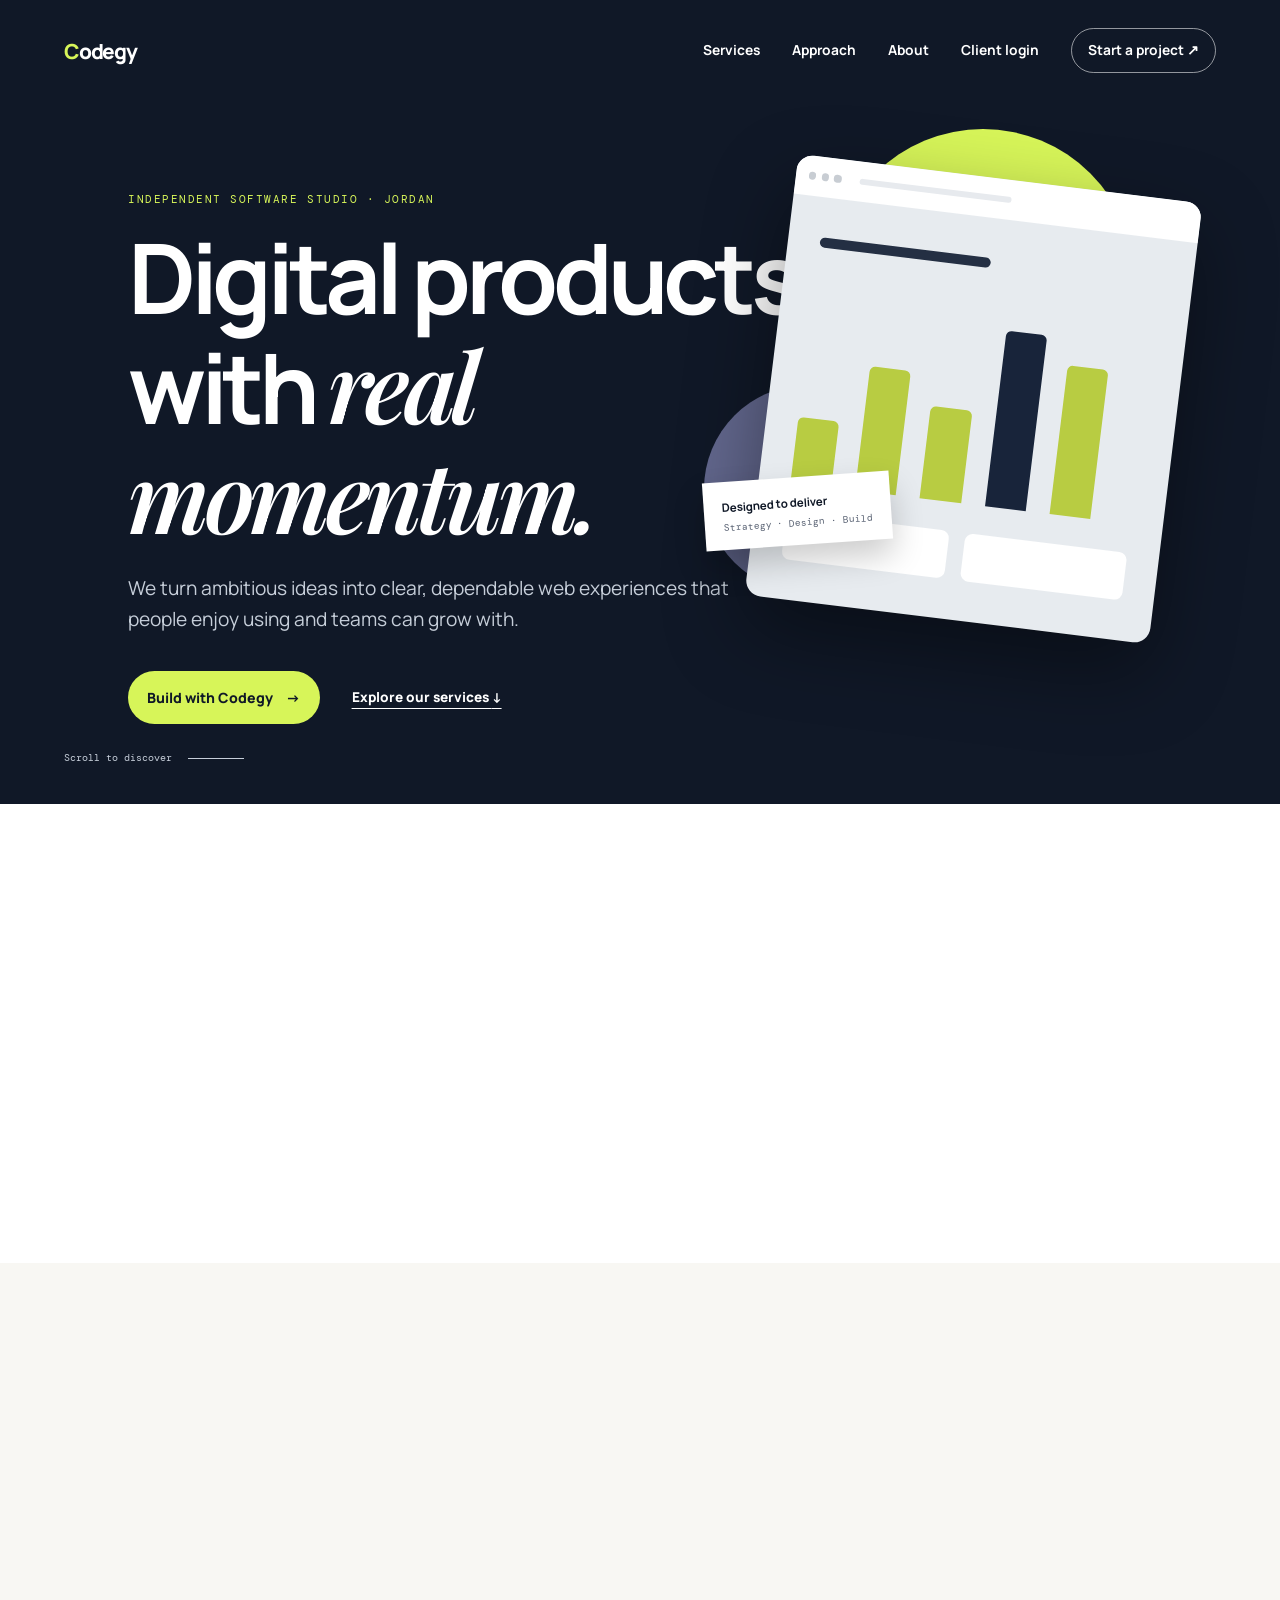
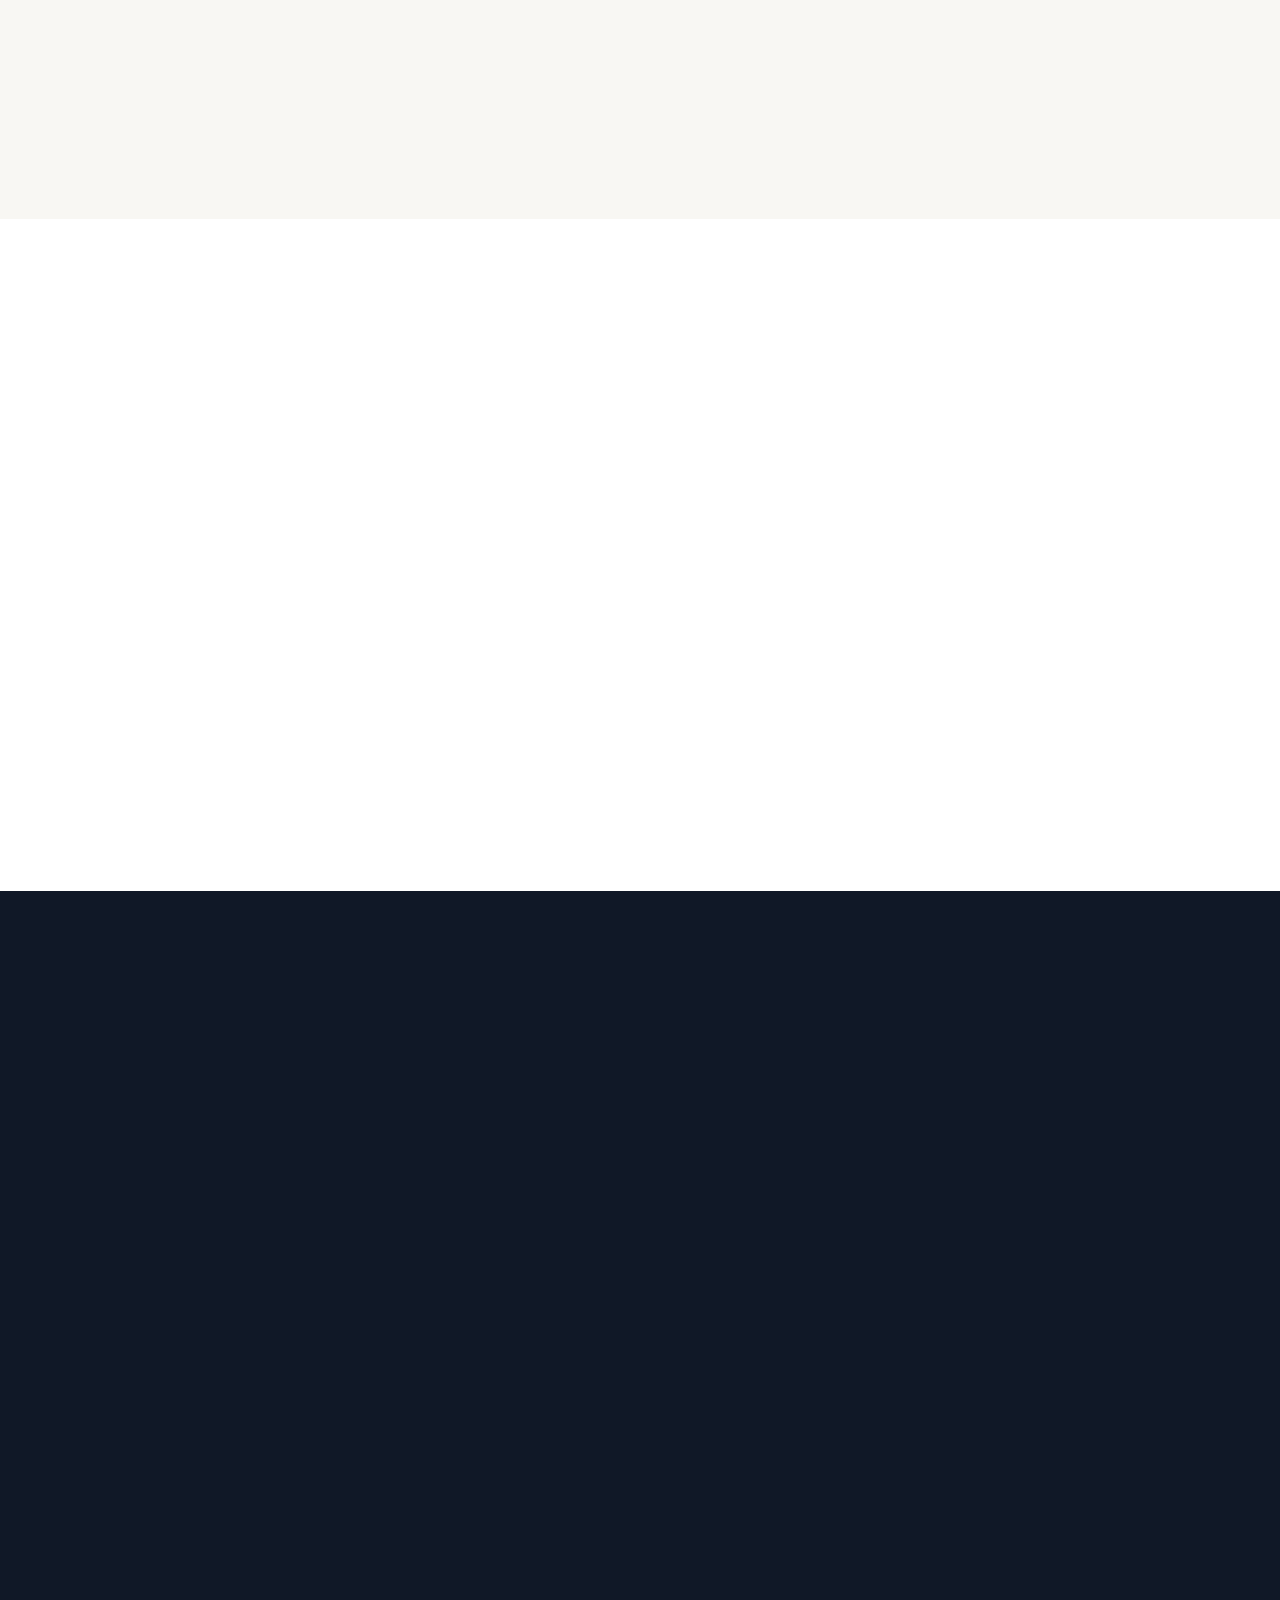
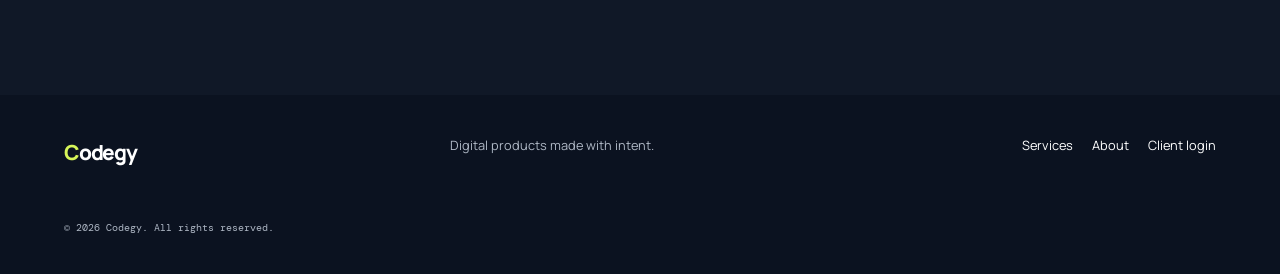
<file: index.html>
<!doctype html>
<html lang="en">
<head>
  <meta charset="utf-8"><meta name="viewport" content="width=device-width, initial-scale=1">
  <meta http-equiv="refresh" content="0; url=index2.html">
  <title>Codegy</title>
</head>
<body>
  <p>Opening <a href="index2.html">Codegy</a>…</p>
</body>
</html>
</file>
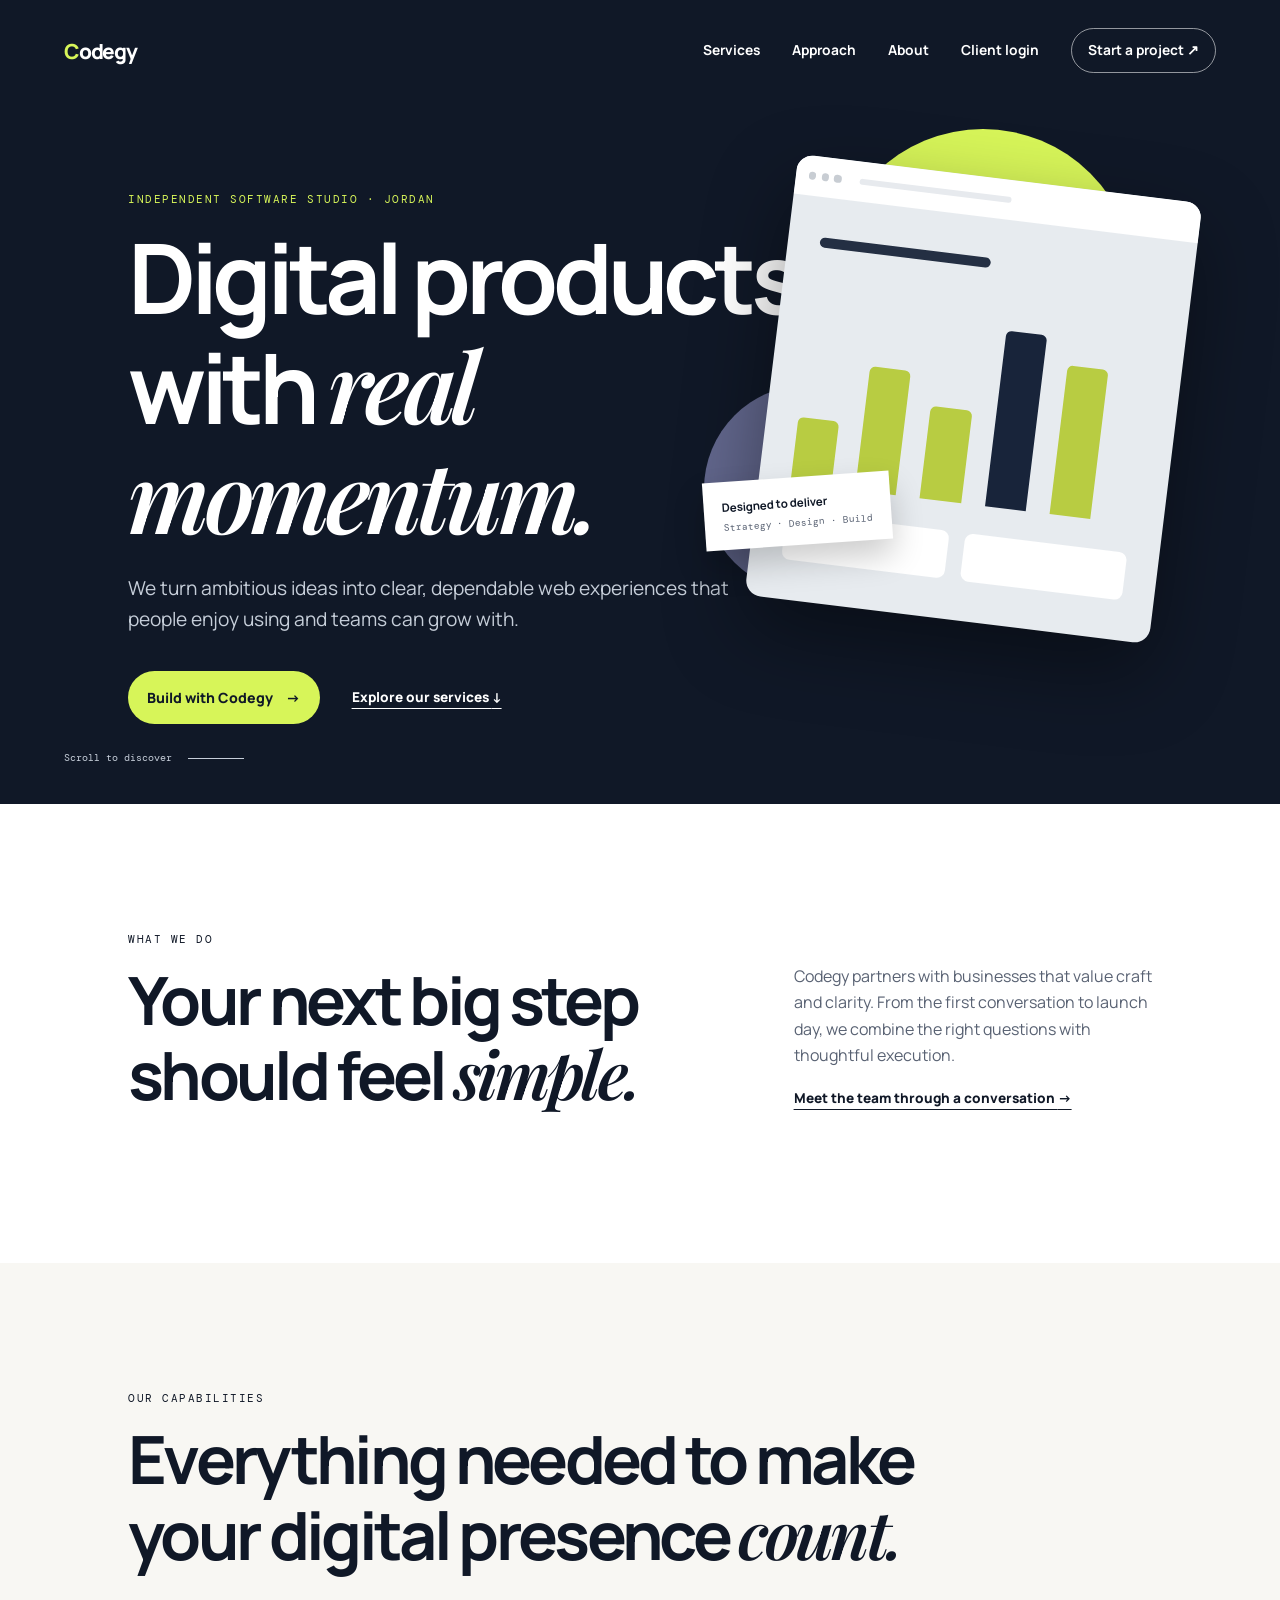
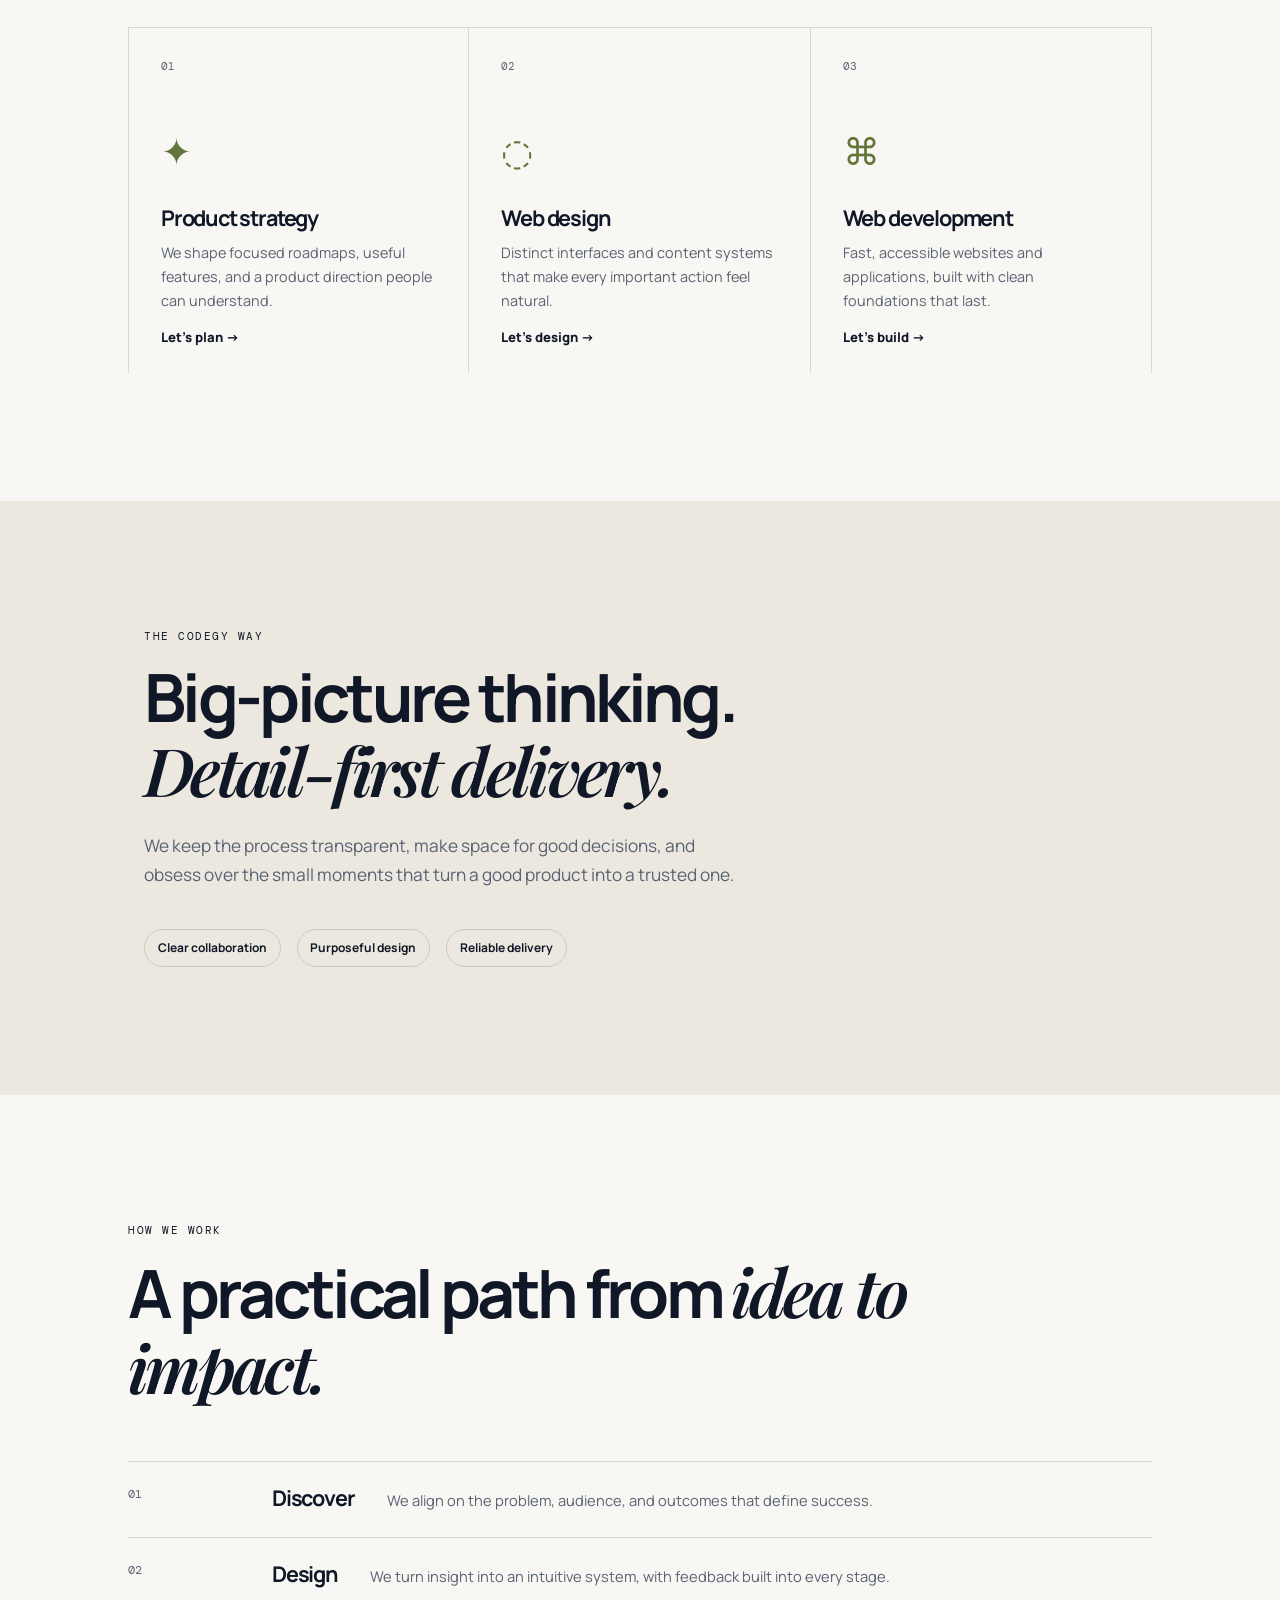
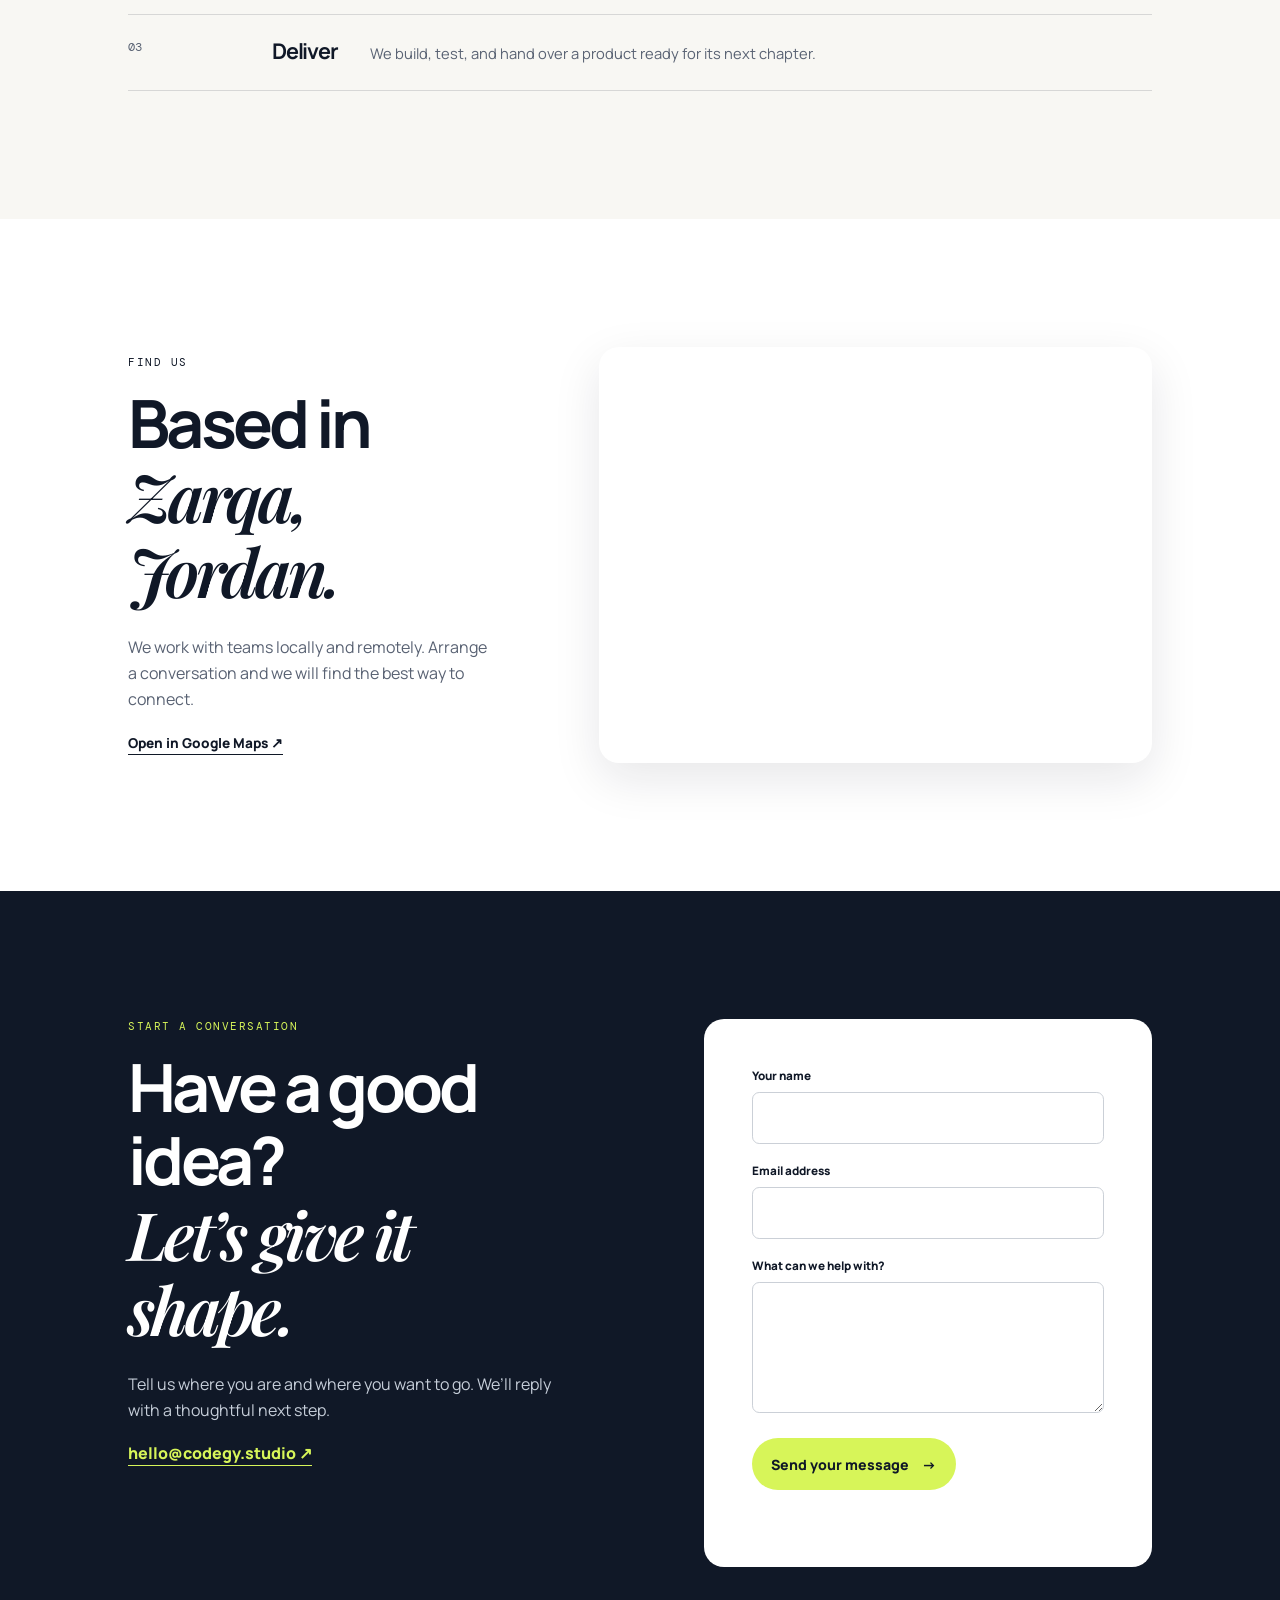
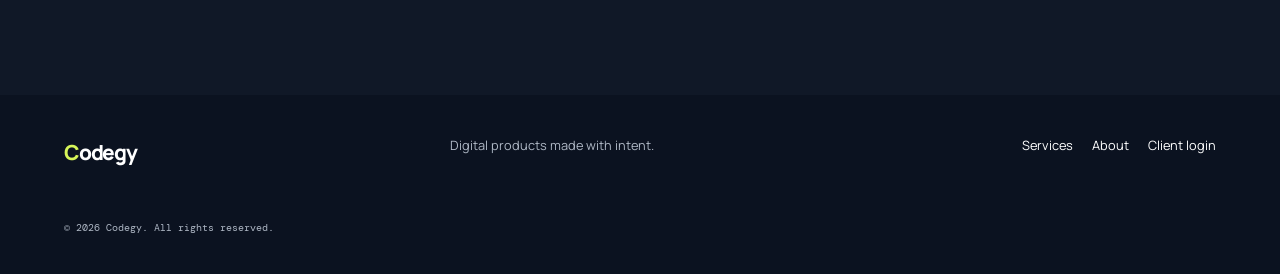
<file: index2.html>
<!doctype html>
<html lang="en">
<head>
  <meta charset="utf-8"><meta name="viewport" content="width=device-width, initial-scale=1">
  <meta name="description" content="Codegy is a software studio that designs focused websites, web applications, and digital products for growing teams.">
  <meta name="theme-color" content="#101827">
  <meta property="og:title" content="Codegy — Digital products built to move business forward"><meta property="og:description" content="Strategy, design, and development for clear, useful digital experiences."><meta property="og:type" content="website">
  <title>Codegy | Websites &amp; Digital Products</title><link rel="icon" href="favicon.ico"><link rel="stylesheet" href="index2.css"><script defer src="js/site.js"></script>
</head>
<body>
  <a class="skip-link" href="#main">Skip to content</a>
  <header class="site-header">
    <a class="brand" href="index2.html" aria-label="Codegy home"><span>C</span>odegy</a>
    <button class="menu-toggle" type="button" aria-expanded="false" aria-controls="primary-nav"><span></span><span></span><span></span><span class="sr-only">Open menu</span></button>
    <nav id="primary-nav" class="primary-nav" aria-label="Primary navigation"><a href="#services">Services</a><a href="#approach">Approach</a><a href="#about">About</a><a href="login.html">Client login</a><a href="#contact" class="nav-cta">Start a project <span aria-hidden="true">↗</span></a></nav>
  </header>
  <main id="main">
    <section class="hero" aria-labelledby="hero-title">
      <div class="hero-copy reveal"><p class="eyebrow">Independent software studio · Jordan</p><h1 id="hero-title">Digital products with <em>real momentum.</em></h1><p class="hero-lede">We turn ambitious ideas into clear, dependable web experiences that people enjoy using and teams can grow with.</p><div class="hero-actions"><a class="button button-primary" href="#contact">Build with Codegy <span aria-hidden="true">→</span></a><a class="text-link" href="#services">Explore our services <span aria-hidden="true">↓</span></a></div></div>
      <div class="hero-art" aria-hidden="true"><div class="orb orb-one"></div><div class="orb orb-two"></div><div class="browser-card"><div class="browser-bar"><i></i><i></i><i></i><b></b></div><div class="browser-body"><div class="chart-title"></div><div class="chart"><span></span><span></span><span></span><span></span><span></span></div><div class="stat-row"><div></div><div></div></div></div></div><div class="floating-note"><strong>Designed to deliver</strong><span>Strategy · Design · Build</span></div></div>
      <p class="hero-scroll">Scroll to discover <span></span></p>
    </section>
    <section class="intro section" id="about" aria-labelledby="intro-title"><p class="eyebrow reveal">What we do</p><div class="intro-grid"><h2 id="intro-title" class="reveal">Your next big step should feel <em>simple.</em></h2><div class="reveal"><p>Codegy partners with businesses that value craft and clarity. From the first conversation to launch day, we combine the right questions with thoughtful execution.</p><a class="text-link" href="#contact">Meet the team through a conversation <span aria-hidden="true">→</span></a></div></div></section>
    <section class="services section" id="services" aria-labelledby="services-title"><div class="section-heading reveal"><p class="eyebrow">Our capabilities</p><h2 id="services-title">Everything needed to make your digital presence <em>count.</em></h2></div><div class="service-grid">
      <article class="service-card reveal"><span class="service-number">01</span><div class="service-icon">✦</div><h3>Product strategy</h3><p>We shape focused roadmaps, useful features, and a product direction people can understand.</p><a href="#contact">Let’s plan <span aria-hidden="true">→</span></a></article>
      <article class="service-card reveal"><span class="service-number">02</span><div class="service-icon">◌</div><h3>Web design</h3><p>Distinct interfaces and content systems that make every important action feel natural.</p><a href="#contact">Let’s design <span aria-hidden="true">→</span></a></article>
      <article class="service-card reveal"><span class="service-number">03</span><div class="service-icon">⌘</div><h3>Web development</h3><p>Fast, accessible websites and applications, built with clean foundations that last.</p><a href="#contact">Let’s build <span aria-hidden="true">→</span></a></article>
    </div></section>
    <section class="statement section" id="approach"><div class="statement-card reveal"><p class="eyebrow">The Codegy way</p><h2>Big-picture thinking.<br><em>Detail-first delivery.</em></h2><p>We keep the process transparent, make space for good decisions, and obsess over the small moments that turn a good product into a trusted one.</p><div class="principles"><span>Clear collaboration</span><span>Purposeful design</span><span>Reliable delivery</span></div></div></section>
    <section class="process section" aria-labelledby="process-title"><div class="section-heading reveal"><p class="eyebrow">How we work</p><h2 id="process-title">A practical path from <em>idea to impact.</em></h2></div><ol class="process-list"><li class="reveal"><span>01</span><div><h3>Discover</h3><p>We align on the problem, audience, and outcomes that define success.</p></div></li><li class="reveal"><span>02</span><div><h3>Design</h3><p>We turn insight into an intuitive system, with feedback built into every stage.</p></div></li><li class="reveal"><span>03</span><div><h3>Deliver</h3><p>We build, test, and hand over a product ready for its next chapter.</p></div></li></ol></section>
    <section class="location section" aria-labelledby="location-title"><div class="location-copy reveal"><p class="eyebrow">Find us</p><h2 id="location-title">Based in <em>Zarqa, Jordan.</em></h2><p>We work with teams locally and remotely. Arrange a conversation and we will find the best way to connect.</p><a class="text-link" href="https://www.google.com/maps/search/?api=1&amp;query=Zarqa%2C%20Jordan" target="_blank" rel="noopener">Open in Google Maps <span aria-hidden="true">↗</span></a></div><div class="map-frame reveal"><iframe title="Codegy location in Zarqa, Jordan" src="https://www.google.com/maps?q=Zarqa%2C%20Jordan&amp;output=embed" loading="lazy" referrerpolicy="strict-origin-when-cross-origin"></iframe></div></section>
    <section class="contact section" id="contact" aria-labelledby="contact-title"><div class="contact-copy reveal"><p class="eyebrow">Start a conversation</p><h2 id="contact-title">Have a good idea?<br><em>Let’s give it shape.</em></h2><p>Tell us where you are and where you want to go. We’ll reply with a thoughtful next step.</p><a class="contact-email" href="mailto:hello@codegy.studio">hello@codegy.studio <span aria-hidden="true">↗</span></a></div><form class="contact-form reveal" novalidate><div class="field"><label for="name">Your name</label><input id="name" name="name" autocomplete="name" required></div><div class="field"><label for="email">Email address</label><input id="email" name="email" type="email" autocomplete="email" required></div><div class="field"><label for="message">What can we help with?</label><textarea id="message" name="message" rows="4" required></textarea></div><button class="button button-primary" type="submit">Send your message <span aria-hidden="true">→</span></button><p class="form-status" role="status" aria-live="polite"></p></form></section>
  </main>
  <footer class="site-footer"><a class="brand" href="index2.html"><span>C</span>odegy</a><p>Digital products made with intent.</p><div><a href="#services">Services</a><a href="#about">About</a><a href="login.html">Client login</a></div><p class="copyright">© 2026 Codegy. All rights reserved.</p></footer><a class="back-to-top" href="#main" aria-label="Back to top">↑</a>
</body></html>
</file>
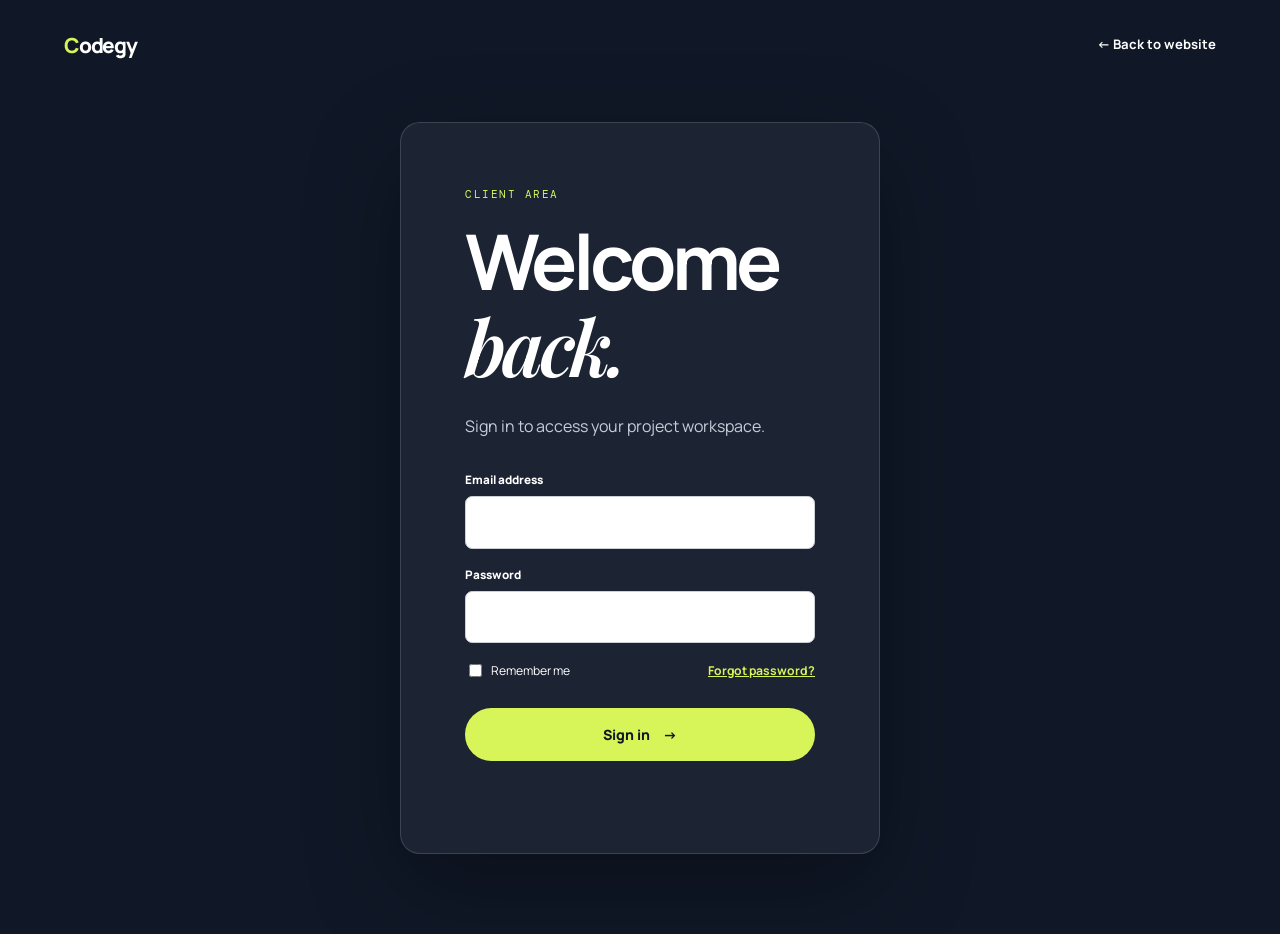
<file: login.html>
<!doctype html>
<html lang="en">
<head>
  <meta charset="utf-8"><meta name="viewport" content="width=device-width, initial-scale=1">
  <meta name="description" content="Secure Codegy client sign in."><meta name="theme-color" content="#101827">
  <title>Client login | Codegy</title><link rel="icon" href="favicon.ico"><link rel="stylesheet" href="index2.css"><link rel="stylesheet" href="login.css"><script defer src="js/site.js"></script>
</head>
<body class="login-page">
  <a class="skip-link" href="#main">Skip to content</a>
  <header class="login-header"><a class="brand" href="index2.html"><span>C</span>odegy</a><a href="index2.html">← Back to website</a></header>
  <main id="main" class="login-main"><section class="login-panel reveal is-visible" aria-labelledby="login-title"><p class="eyebrow">Client area</p><h1 id="login-title">Welcome <em>back.</em></h1><p class="login-intro">Sign in to access your project workspace.</p><form novalidate><div class="field"><label for="login-email">Email address</label><input id="login-email" name="email" type="email" autocomplete="email" required></div><div class="field"><label for="password">Password</label><input id="password" name="password" type="password" autocomplete="current-password" required></div><div class="login-options"><label><input type="checkbox"> Remember me</label><a href="mailto:hello@codegy.studio?subject=Password%20reset">Forgot password?</a></div><button class="button button-primary" type="submit">Sign in <span aria-hidden="true">→</span></button><p class="form-status" role="status" aria-live="polite"></p></form></section></main>
</body></html>
</file>
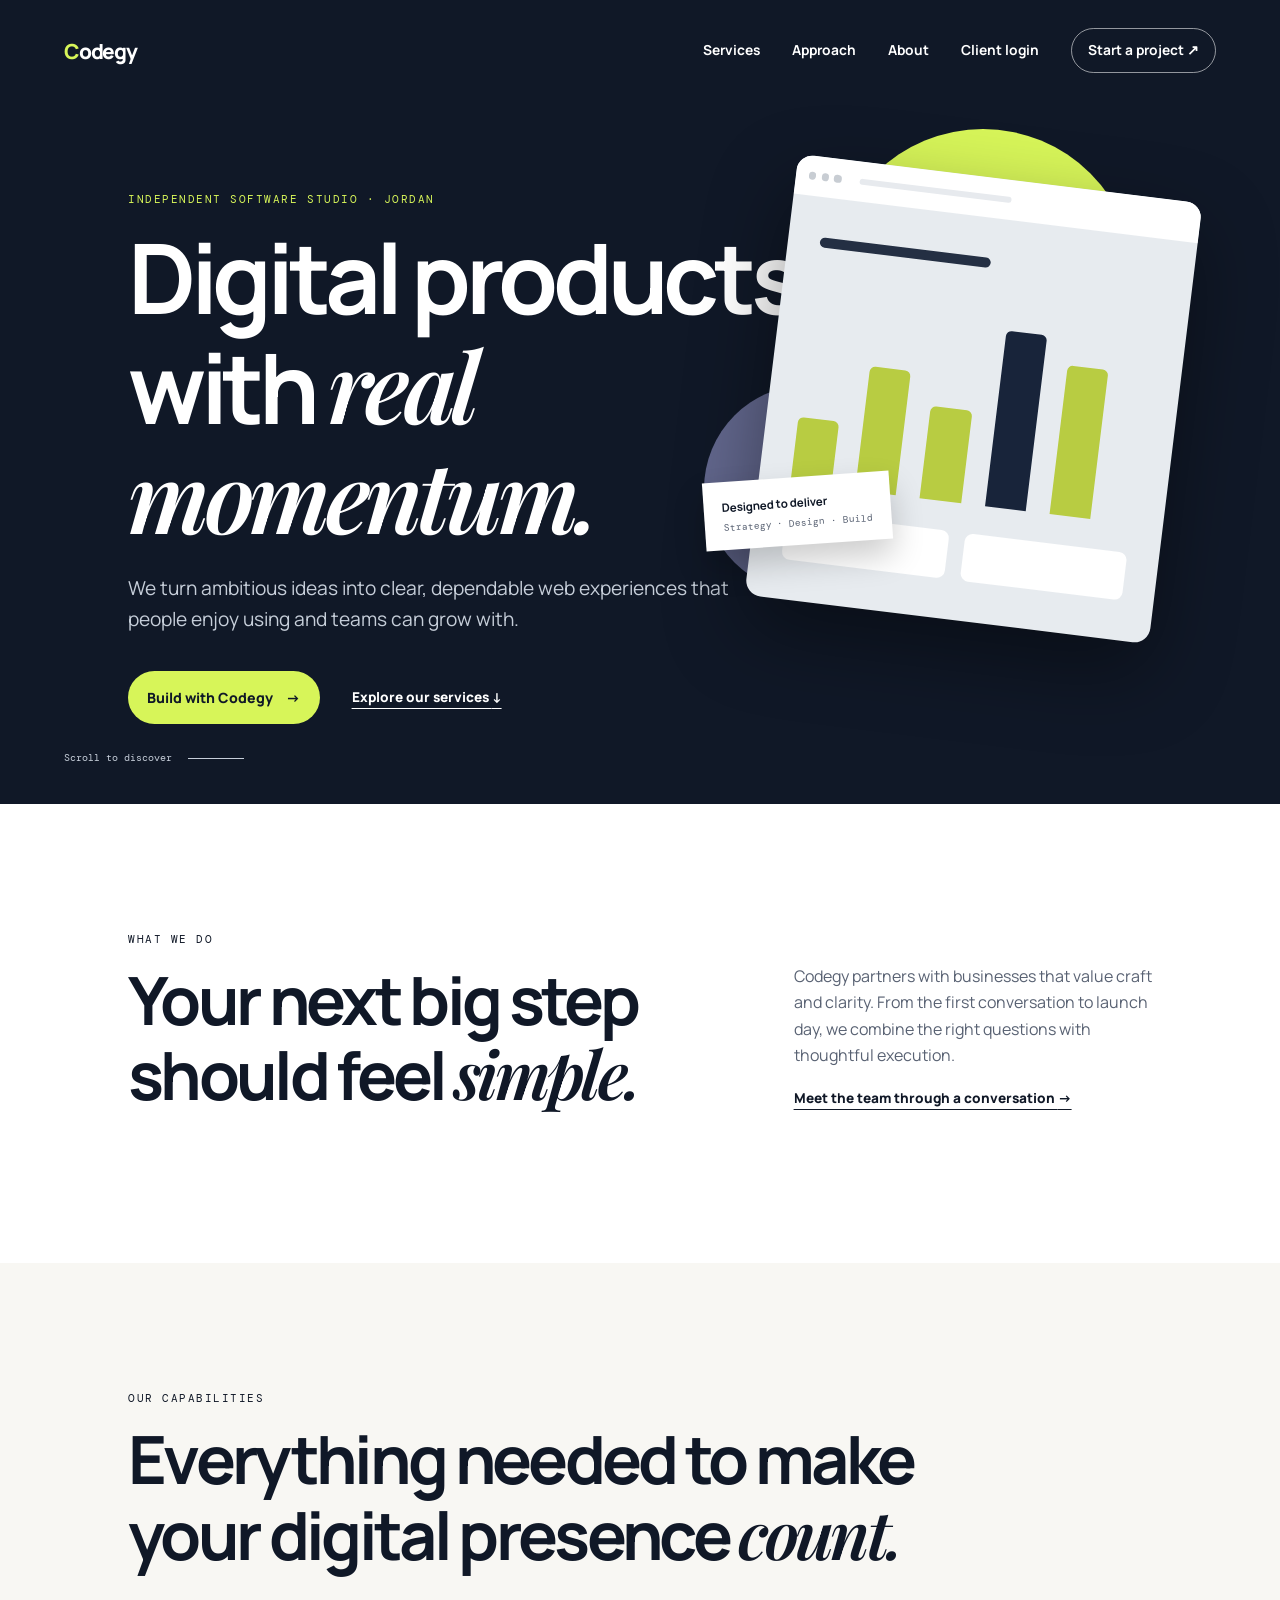
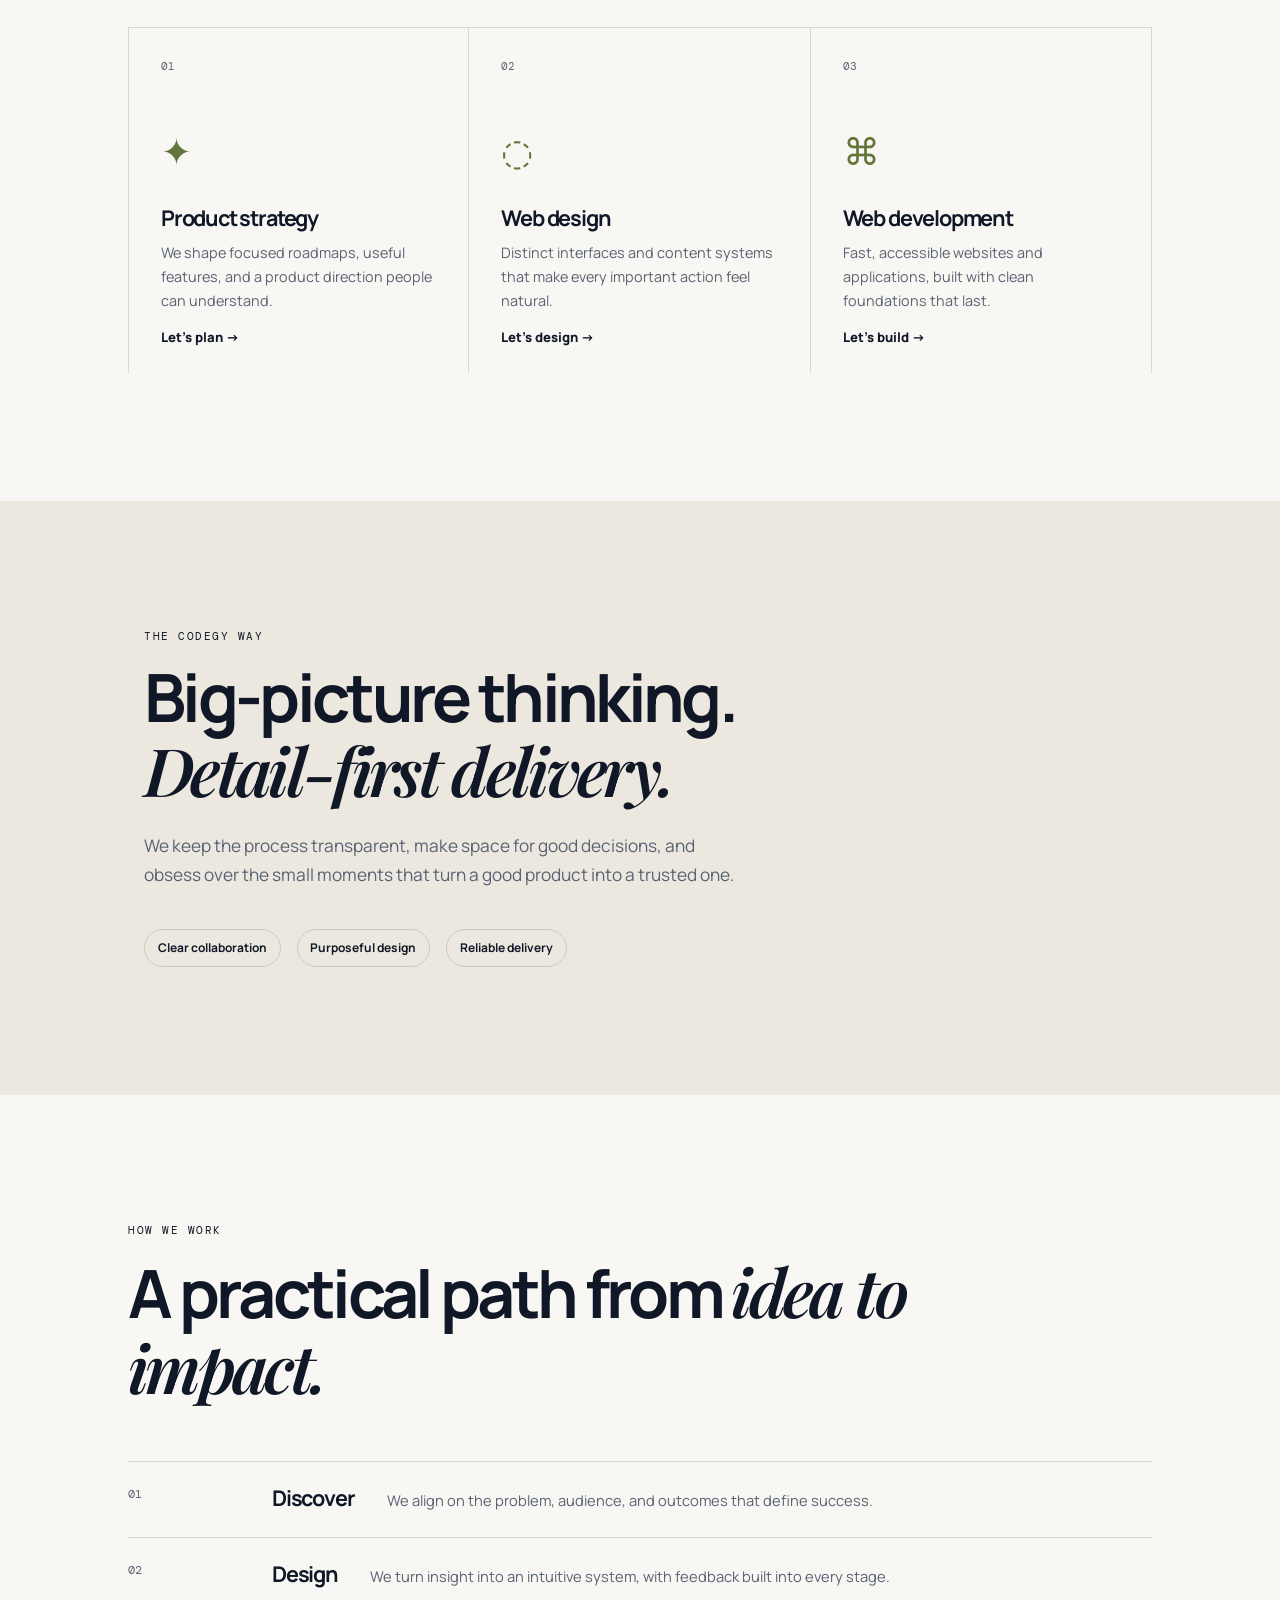
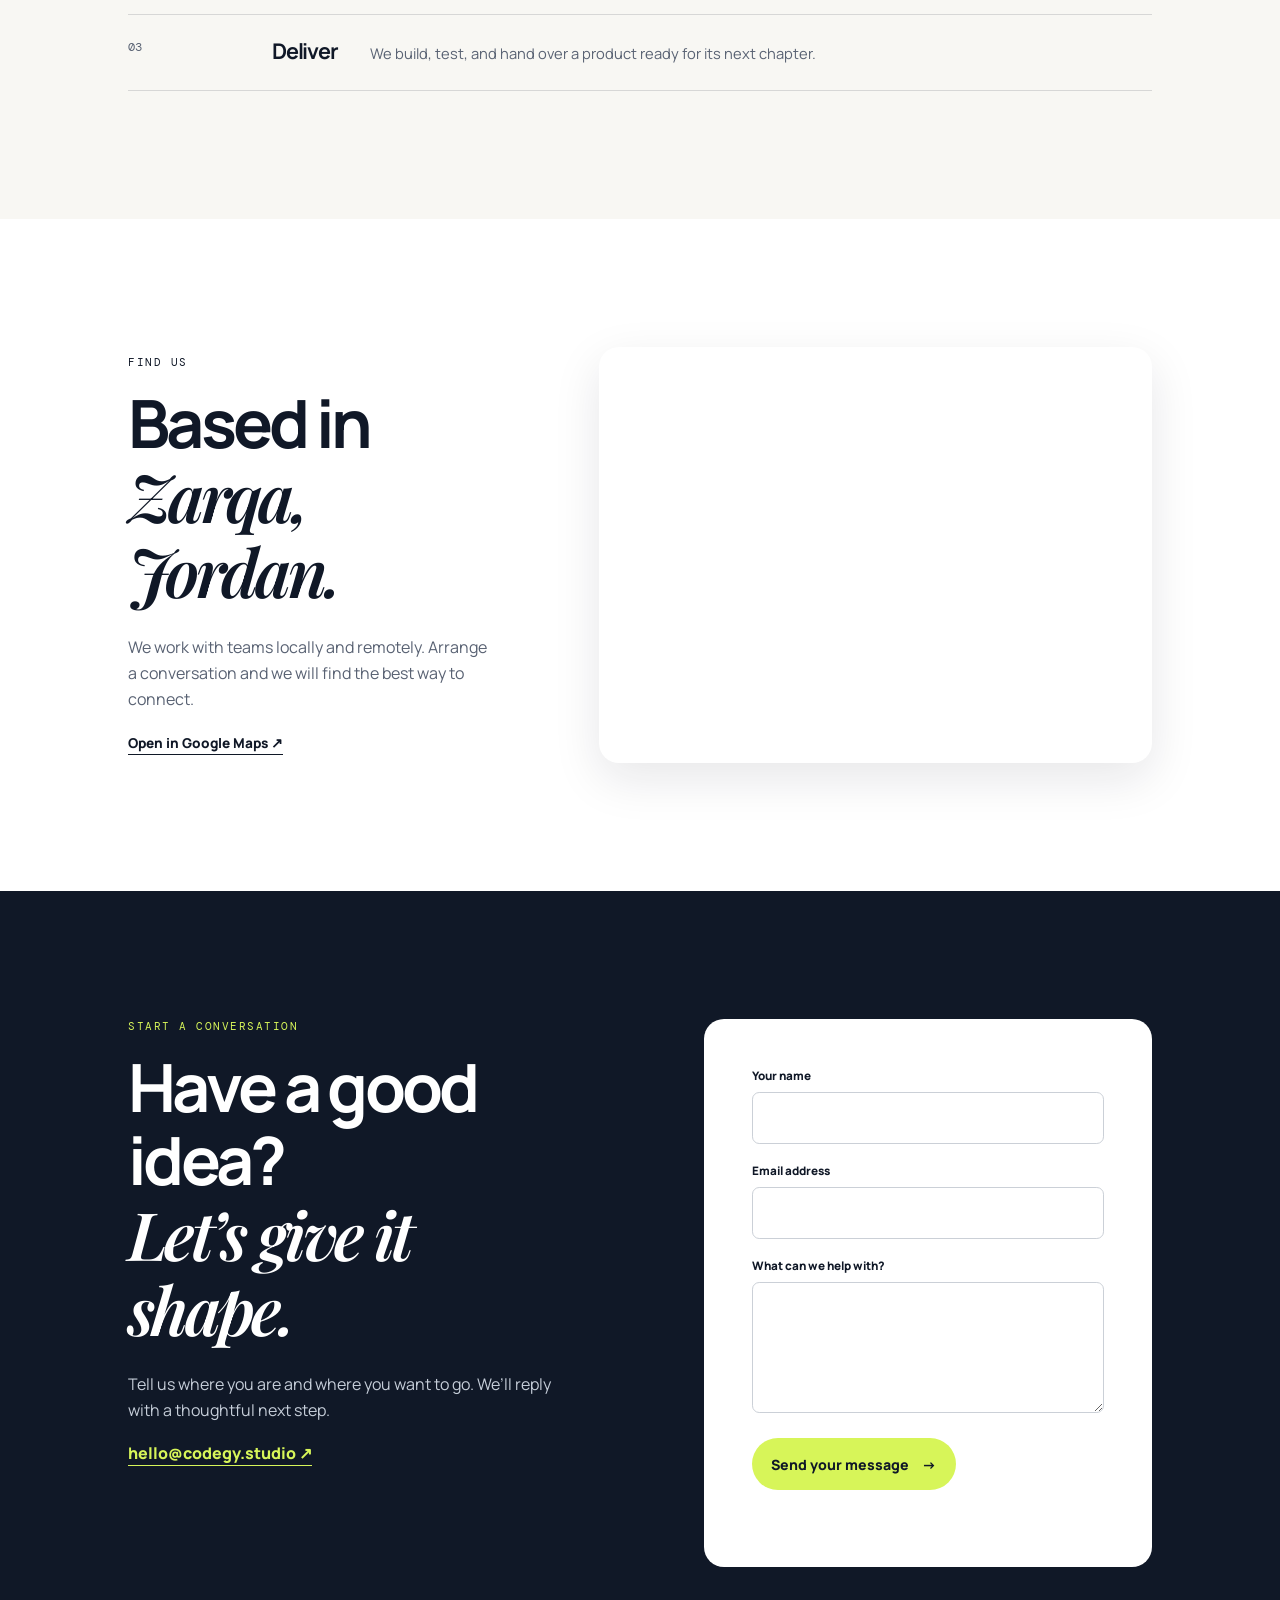
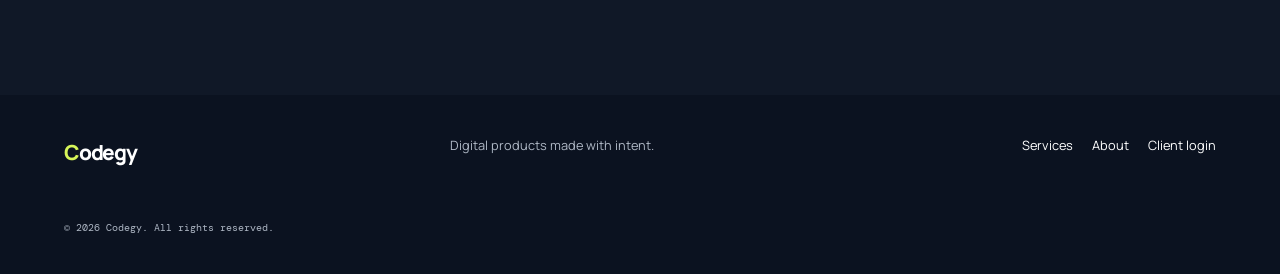
<file: Html/index2.html>
<!doctype html>
<html lang="en">
<head>
  <meta charset="utf-8"><meta name="viewport" content="width=device-width, initial-scale=1">
  <meta name="description" content="Codegy is a software studio that designs focused websites, web applications, and digital products for growing teams.">
  <meta name="theme-color" content="#101827">
  <meta property="og:title" content="Codegy — Digital products built to move business forward"><meta property="og:description" content="Strategy, design, and development for clear, useful digital experiences."><meta property="og:type" content="website">
  <title>Codegy | Websites &amp; Digital Products</title><link rel="icon" href="../favicon.ico"><link rel="stylesheet" href="index2.css"><script defer src="../js/site.js"></script>
</head>
<body>
  <a class="skip-link" href="#main">Skip to content</a>
  <header class="site-header">
    <a class="brand" href="index2.html" aria-label="Codegy home"><span>C</span>odegy</a>
    <button class="menu-toggle" type="button" aria-expanded="false" aria-controls="primary-nav"><span></span><span></span><span></span><span class="sr-only">Open menu</span></button>
    <nav id="primary-nav" class="primary-nav" aria-label="Primary navigation"><a href="#services">Services</a><a href="#approach">Approach</a><a href="#about">About</a><a href="login.html">Client login</a><a href="#contact" class="nav-cta">Start a project <span aria-hidden="true">↗</span></a></nav>
  </header>
  <main id="main">
    <section class="hero" aria-labelledby="hero-title">
      <div class="hero-copy reveal"><p class="eyebrow">Independent software studio · Jordan</p><h1 id="hero-title">Digital products with <em>real momentum.</em></h1><p class="hero-lede">We turn ambitious ideas into clear, dependable web experiences that people enjoy using and teams can grow with.</p><div class="hero-actions"><a class="button button-primary" href="#contact">Build with Codegy <span aria-hidden="true">→</span></a><a class="text-link" href="#services">Explore our services <span aria-hidden="true">↓</span></a></div></div>
      <div class="hero-art" aria-hidden="true"><div class="orb orb-one"></div><div class="orb orb-two"></div><div class="browser-card"><div class="browser-bar"><i></i><i></i><i></i><b></b></div><div class="browser-body"><div class="chart-title"></div><div class="chart"><span></span><span></span><span></span><span></span><span></span></div><div class="stat-row"><div></div><div></div></div></div></div><div class="floating-note"><strong>Designed to deliver</strong><span>Strategy · Design · Build</span></div></div>
      <p class="hero-scroll">Scroll to discover <span></span></p>
    </section>
    <section class="intro section" id="about" aria-labelledby="intro-title"><p class="eyebrow reveal">What we do</p><div class="intro-grid"><h2 id="intro-title" class="reveal">Your next big step should feel <em>simple.</em></h2><div class="reveal"><p>Codegy partners with businesses that value craft and clarity. From the first conversation to launch day, we combine the right questions with thoughtful execution.</p><a class="text-link" href="#contact">Meet the team through a conversation <span aria-hidden="true">→</span></a></div></div></section>
    <section class="services section" id="services" aria-labelledby="services-title"><div class="section-heading reveal"><p class="eyebrow">Our capabilities</p><h2 id="services-title">Everything needed to make your digital presence <em>count.</em></h2></div><div class="service-grid">
      <article class="service-card reveal"><span class="service-number">01</span><div class="service-icon">✦</div><h3>Product strategy</h3><p>We shape focused roadmaps, useful features, and a product direction people can understand.</p><a href="#contact">Let’s plan <span aria-hidden="true">→</span></a></article>
      <article class="service-card reveal"><span class="service-number">02</span><div class="service-icon">◌</div><h3>Web design</h3><p>Distinct interfaces and content systems that make every important action feel natural.</p><a href="#contact">Let’s design <span aria-hidden="true">→</span></a></article>
      <article class="service-card reveal"><span class="service-number">03</span><div class="service-icon">⌘</div><h3>Web development</h3><p>Fast, accessible websites and applications, built with clean foundations that last.</p><a href="#contact">Let’s build <span aria-hidden="true">→</span></a></article>
    </div></section>
    <section class="statement section" id="approach"><div class="statement-card reveal"><p class="eyebrow">The Codegy way</p><h2>Big-picture thinking.<br><em>Detail-first delivery.</em></h2><p>We keep the process transparent, make space for good decisions, and obsess over the small moments that turn a good product into a trusted one.</p><div class="principles"><span>Clear collaboration</span><span>Purposeful design</span><span>Reliable delivery</span></div></div></section>
    <section class="process section" aria-labelledby="process-title"><div class="section-heading reveal"><p class="eyebrow">How we work</p><h2 id="process-title">A practical path from <em>idea to impact.</em></h2></div><ol class="process-list"><li class="reveal"><span>01</span><div><h3>Discover</h3><p>We align on the problem, audience, and outcomes that define success.</p></div></li><li class="reveal"><span>02</span><div><h3>Design</h3><p>We turn insight into an intuitive system, with feedback built into every stage.</p></div></li><li class="reveal"><span>03</span><div><h3>Deliver</h3><p>We build, test, and hand over a product ready for its next chapter.</p></div></li></ol></section>
    <section class="location section" aria-labelledby="location-title"><div class="location-copy reveal"><p class="eyebrow">Find us</p><h2 id="location-title">Based in <em>Zarqa, Jordan.</em></h2><p>We work with teams locally and remotely. Arrange a conversation and we will find the best way to connect.</p><a class="text-link" href="https://www.google.com/maps/search/?api=1&amp;query=Zarqa%2C%20Jordan" target="_blank" rel="noopener">Open in Google Maps <span aria-hidden="true">↗</span></a></div><div class="map-frame reveal"><iframe title="Codegy location in Zarqa, Jordan" src="https://www.google.com/maps?q=Zarqa%2C%20Jordan&amp;output=embed" loading="lazy" referrerpolicy="strict-origin-when-cross-origin"></iframe></div></section>
    <section class="contact section" id="contact" aria-labelledby="contact-title"><div class="contact-copy reveal"><p class="eyebrow">Start a conversation</p><h2 id="contact-title">Have a good idea?<br><em>Let’s give it shape.</em></h2><p>Tell us where you are and where you want to go. We’ll reply with a thoughtful next step.</p><a class="contact-email" href="mailto:hello@codegy.studio">hello@codegy.studio <span aria-hidden="true">↗</span></a></div><form class="contact-form reveal" novalidate><div class="field"><label for="name">Your name</label><input id="name" name="name" autocomplete="name" required></div><div class="field"><label for="email">Email address</label><input id="email" name="email" type="email" autocomplete="email" required></div><div class="field"><label for="message">What can we help with?</label><textarea id="message" name="message" rows="4" required></textarea></div><button class="button button-primary" type="submit">Send your message <span aria-hidden="true">→</span></button><p class="form-status" role="status" aria-live="polite"></p></form></section>
  </main>
  <footer class="site-footer"><a class="brand" href="index2.html"><span>C</span>odegy</a><p>Digital products made with intent.</p><div><a href="#services">Services</a><a href="#about">About</a><a href="login.html">Client login</a></div><p class="copyright">© 2026 Codegy. All rights reserved.</p></footer><a class="back-to-top" href="#main" aria-label="Back to top">↑</a>
</body></html>
</file>
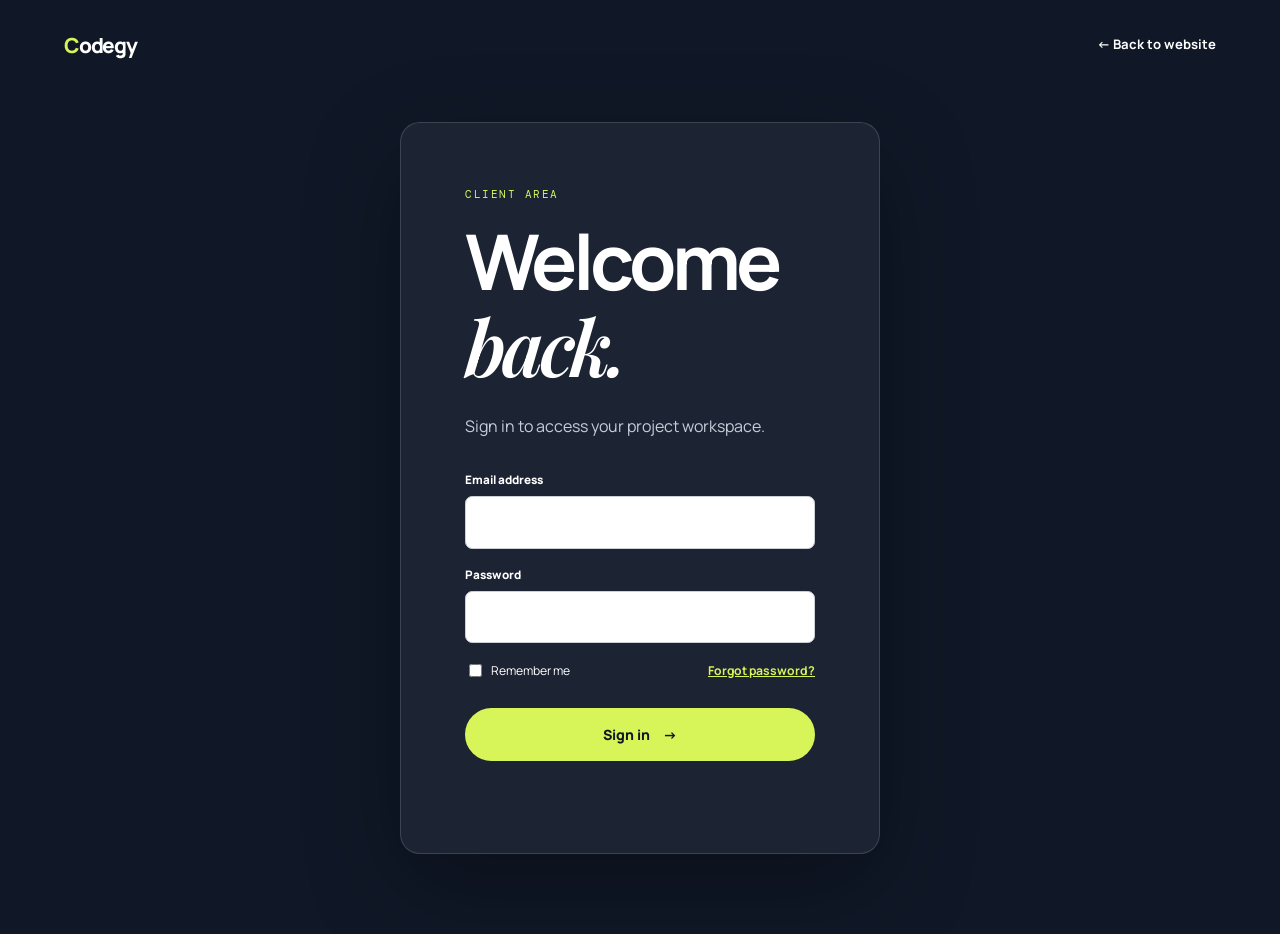
<file: Html/login.html>
<!doctype html>
<html lang="en">
<head>
  <meta charset="utf-8"><meta name="viewport" content="width=device-width, initial-scale=1">
  <meta name="description" content="Secure Codegy client sign in."><meta name="theme-color" content="#101827">
  <title>Client login | Codegy</title><link rel="icon" href="../favicon.ico"><link rel="stylesheet" href="index2.css"><link rel="stylesheet" href="login.css"><script defer src="../js/site.js"></script>
</head>
<body class="login-page">
  <a class="skip-link" href="#main">Skip to content</a>
  <header class="login-header"><a class="brand" href="index2.html"><span>C</span>odegy</a><a href="index2.html">← Back to website</a></header>
  <main id="main" class="login-main"><section class="login-panel reveal is-visible" aria-labelledby="login-title"><p class="eyebrow">Client area</p><h1 id="login-title">Welcome <em>back.</em></h1><p class="login-intro">Sign in to access your project workspace.</p><form novalidate><div class="field"><label for="login-email">Email address</label><input id="login-email" name="email" type="email" autocomplete="email" required></div><div class="field"><label for="password">Password</label><input id="password" name="password" type="password" autocomplete="current-password" required></div><div class="login-options"><label><input type="checkbox"> Remember me</label><a href="mailto:hello@codegy.studio?subject=Password%20reset">Forgot password?</a></div><button class="button button-primary" type="submit">Sign in <span aria-hidden="true">→</span></button><p class="form-status" role="status" aria-live="polite"></p></form></section></main>
</body></html>
</file>
<file: index2.css>
@import url('https://fonts.googleapis.com/css2?family=DM+Mono&family=Manrope:wght@400;500;600;700;800&family=Playfair+Display:ital,wght@0,600;0,700;1,600;1,700&display=swap');
.location{display:grid;grid-template-columns:.8fr 1.2fr;gap:clamp(2rem,8vw,8rem);align-items:center;background:#fff}.location-copy p:not(.eyebrow){color:var(--muted);max-width:30rem}.map-frame{min-height:26rem;overflow:hidden;border-radius:1.25rem;box-shadow:0 1rem 3rem #1018271a}.map-frame iframe{display:block;width:100%;height:100%;min-height:26rem;border:0}@media(max-width:800px){.location{grid-template-columns:1fr}.map-frame,.map-frame iframe{min-height:20rem}}
:root{--ink:#101827;--muted:#596273;--paper:#f8f7f3;--warm:#ece8df;--lime:#d7f559;--line:rgba(16,24,39,.14);--serif:"Playfair Display",Georgia,serif;--sans:Manrope,Arial,sans-serif;--mono:"DM Mono",monospace}*{box-sizing:border-box}html{scroll-behavior:smooth}body{margin:0;background:var(--paper);color:var(--ink);font:400 16px/1.65 var(--sans)}a{color:inherit}button,input,textarea{font:inherit}.sr-only{position:absolute;width:1px;height:1px;overflow:hidden;clip:rect(0,0,0,0)}.skip-link{position:fixed;z-index:100;top:1rem;left:1rem;transform:translateY(-200%);padding:.75rem 1rem;background:var(--lime)}.skip-link:focus{transform:none}.site-header{position:absolute;z-index:10;width:100%;display:flex;align-items:center;justify-content:space-between;padding:1.75rem clamp(1.25rem,5vw,5rem);color:#fff}.brand{font-weight:800;font-size:1.3rem;letter-spacing:-.06em;text-decoration:none}.brand span{color:var(--lime)}.primary-nav{display:flex;align-items:center;gap:2rem;font-size:.86rem;font-weight:700}.primary-nav a{text-decoration:none}.primary-nav>a:not(.nav-cta):hover,.site-footer a:hover{color:var(--lime)}.nav-cta{border:1px solid #ffffff8c;border-radius:99px;padding:.65rem 1rem}.nav-cta:hover{background:#fff;color:var(--ink)}.menu-toggle{display:none;background:none;border:0;color:#fff}.hero{position:relative;overflow:hidden;min-height:44rem;padding:clamp(9rem,16vw,12rem) clamp(1.25rem,10vw,10rem) 5rem;background:var(--ink);color:#fff}.hero-copy{position:relative;z-index:2;max-width:47rem}.eyebrow{margin:0 0 1rem;text-transform:uppercase;letter-spacing:.14em;font:.68rem/1.4 var(--mono)}.hero .eyebrow,.contact .eyebrow{color:var(--lime)}h1,h2,h3,p{margin-top:0}h1,h2,h3{line-height:1.1;letter-spacing:-.055em}h1{font-size:clamp(3.45rem,7.6vw,7.4rem);margin-bottom:1.4rem}h2{font-size:clamp(2.45rem,5.2vw,5rem);margin-bottom:1.5rem}h3{font-size:1.35rem;margin-bottom:.75rem}em{font-family:var(--serif);font-weight:600}.hero-lede{max-width:38rem;color:#c6ced9;font-size:clamp(1rem,1.55vw,1.2rem)}.hero-actions{display:flex;align-items:center;gap:2rem;margin-top:2.2rem}.button{display:inline-flex;align-items:center;justify-content:center;gap:.8rem;border:1px solid transparent;border-radius:99px;padding:.85rem 1.15rem;text-decoration:none;font-weight:800;font-size:.88rem;cursor:pointer;transition:transform .2s,background .2s}.button:hover{transform:translateY(-2px)}.button-primary{background:var(--lime);color:var(--ink)}.button-primary:hover{background:#ecff9d}.text-link{font-size:.85rem;font-weight:800;text-underline-offset:.35rem}.hero .text-link:hover{color:var(--lime)}.hero-art{position:absolute;right:8%;top:16%;width:min(37vw,35rem);height:29rem}.browser-card{position:absolute;z-index:2;right:0;top:3rem;width:86%;border-radius:1rem;background:#e7ebef;color:var(--ink);box-shadow:0 2rem 5rem #0006;transform:rotate(7deg);overflow:hidden}.browser-bar{height:2.5rem;background:#fff;display:flex;gap:.35rem;align-items:center;padding:0 .8rem}.browser-bar i{width:.45rem;height:.45rem;border-radius:50%;background:#c8cdd3}.browser-bar b{margin-left:.8rem;height:.35rem;width:40%;border-radius:9px;background:#e7eaee}.browser-body{padding:2.5rem 2rem}.chart-title{width:50%;height:.65rem;background:#242f43;border-radius:9px}.chart{height:13rem;display:flex;align-items:flex-end;gap:7%;margin:1.8rem 0}.chart span{display:block;width:12%;border-radius:.35rem .35rem 0 0;background:#b8cc42}.chart span:nth-child(1){height:32%}.chart span:nth-child(2){height:60%}.chart span:nth-child(3){height:45%}.chart span:nth-child(4){height:85%;background:#18243a}.chart span:nth-child(5){height:72%}.stat-row{display:flex;gap:1rem}.stat-row div{height:3rem;flex:1;border-radius:.5rem;background:#fff}.orb{position:absolute;border-radius:50%}.orb-one{width:19rem;height:19rem;background:var(--lime);right:9%;top:0}.orb-two{width:13rem;height:13rem;background:#62678d;left:0;bottom:0}.floating-note{position:absolute;z-index:3;left:0;bottom:3rem;display:flex;flex-direction:column;padding:1rem 1.15rem;background:#fff;color:var(--ink);box-shadow:0 1rem 2rem #0003;font-size:.72rem;transform:rotate(-4deg)}.floating-note span{font:.6rem var(--mono);color:var(--muted);margin-top:.25rem}.hero-scroll{position:absolute;bottom:1.8rem;left:clamp(1.25rem,5vw,5rem);font:.65rem var(--mono);color:#c6ced9}.hero-scroll span{display:inline-block;width:3.5rem;border-top:1px solid #c6ced9;vertical-align:middle;margin-left:.6rem}.section{padding:clamp(5rem,10vw,9rem) clamp(1.25rem,10vw,10rem)}.intro{background:#fff}.intro-grid{display:grid;grid-template-columns:1.2fr .8fr;gap:clamp(2rem,10vw,10rem);align-items:start}.intro-grid p,.service-card p,.statement-card>p:not(.eyebrow),.process-list p{color:var(--muted)}.section-heading{max-width:54rem;margin-bottom:3.5rem}.service-grid{display:grid;grid-template-columns:repeat(3,1fr);border-top:1px solid var(--line)}.service-card{position:relative;min-height:21rem;padding:2rem 2rem 1.5rem;border-right:1px solid var(--line);display:flex;flex-direction:column}.service-card:first-child{border-left:1px solid var(--line)}.service-card:hover{background:#fff}.service-number{font:.66rem var(--mono);color:var(--muted)}.service-icon{font-size:2.3rem;color:#62763b;margin:3rem 0 1.5rem}.service-card p{font-size:.9rem}.service-card a{margin-top:auto;font-size:.82rem;font-weight:800;text-decoration:none}.statement{background:var(--warm)}.statement-card{max-width:62rem;margin:auto}.statement-card>p:not(.eyebrow){max-width:37rem;font-size:1.08rem}.principles{margin-top:2.5rem;display:flex;gap:1rem;flex-wrap:wrap}.principles span{border:1px solid var(--line);border-radius:99px;padding:.5rem .8rem;font-size:.75rem;font-weight:700}.process-list{padding:0;margin:0;list-style:none;border-top:1px solid var(--line)}.process-list li{display:grid;grid-template-columns:8rem 1fr;gap:1rem;padding:1.5rem 0;border-bottom:1px solid var(--line)}.process-list li>span{font:.75rem var(--mono);color:var(--muted)}.process-list h3,.process-list p{display:inline}.process-list h3{margin-right:2rem}.process-list p{font-size:.92rem}.contact{display:grid;grid-template-columns:1fr 1fr;gap:clamp(3rem,10vw,10rem);background:var(--ink);color:#fff}.contact-copy p:not(.eyebrow){color:#c6ced9;max-width:30rem}.contact-email{color:var(--lime);font-weight:800;text-underline-offset:.35rem}.contact-form{background:#fff;color:var(--ink);padding:clamp(1.5rem,4vw,3rem);border-radius:1.25rem}.field{margin-bottom:1.1rem}.field label{display:block;margin-bottom:.35rem;font-size:.73rem;font-weight:800}.field input,.field textarea{width:100%;border:1px solid #cbd0d7;border-radius:.45rem;padding:.75rem;background:#fff;color:var(--ink)}.field input:focus,.field textarea:focus{outline:3px solid #d7f559aa;border-color:#799000}.field input[aria-invalid=true],.field textarea[aria-invalid=true]{border-color:#b52318}.form-status{min-height:1.25em;margin:.8rem 0 0;font-size:.8rem;font-weight:700}.site-footer{display:grid;grid-template-columns:1fr 1.5fr auto;gap:1rem;align-items:start;padding:2.5rem clamp(1.25rem,5vw,5rem);background:#0b1220;color:#fff;font-size:.8rem}.site-footer>p{margin:0;color:#aeb7c4}.site-footer>div{display:flex;gap:1.2rem}.site-footer a{text-decoration:none}.copyright{grid-column:1/-1;margin-top:2.2rem!important;font:.65rem var(--mono)}.back-to-top{position:fixed;z-index:5;right:1rem;bottom:1rem;width:2.5rem;height:2.5rem;display:grid;place-items:center;border-radius:50%;background:var(--lime);color:var(--ink);text-decoration:none;opacity:0;transform:translateY(1rem);pointer-events:none;transition:.2s}.back-to-top.visible{opacity:1;transform:none;pointer-events:auto}.reveal{opacity:0;transform:translateY(1.25rem);transition:opacity .6s ease,transform .6s ease}.reveal.is-visible{opacity:1;transform:none}@media(max-width:800px){.menu-toggle{display:block;z-index:12;padding:.5rem}.menu-toggle span:not(.sr-only){display:block;width:1.45rem;height:2px;background:currentColor;margin:.3rem}.primary-nav{position:absolute;top:0;left:0;width:100%;padding:6rem 1.5rem 2rem;background:#101827;display:none;flex-direction:column;align-items:stretch}.primary-nav.open{display:flex}.nav-cta{text-align:center}.hero-art{right:-5rem;top:45%;width:19rem;height:18rem;opacity:.65}.browser-card{top:1rem}.browser-body{padding:1.25rem}.chart{height:7rem;margin:1rem 0}.floating-note{bottom:0;left:1rem}.intro-grid,.contact{grid-template-columns:1fr}.service-grid{grid-template-columns:1fr}.service-card,.service-card:first-child{border-left:1px solid var(--line)}.site-footer{grid-template-columns:1fr}.site-footer>div{flex-wrap:wrap}.process-list li{grid-template-columns:3rem 1fr}.process-list h3,.process-list p{display:block}.process-list h3{margin-bottom:.4rem}}@media(max-width:450px){h1{font-size:3rem}.hero-actions{align-items:flex-start;flex-direction:column;gap:1rem}.hero-art{display:none}.hero{min-height:39rem}.site-header,.section{padding-left:1.25rem;padding-right:1.25rem}.site-footer{padding:2rem 1.25rem}}@media(prefers-reduced-motion:reduce){html{scroll-behavior:auto}*,*:before,*:after{animation-duration:.01ms!important;transition-duration:.01ms!important}.reveal{opacity:1;transform:none}}
</file>
<file: login.css>
.login-page{min-height:100vh;background:var(--ink);color:#fff}.login-header{display:flex;justify-content:space-between;align-items:center;padding:1.75rem clamp(1.25rem,5vw,5rem)}.login-header>a:last-child{font-size:.82rem;font-weight:700;text-decoration:none}.login-header>a:last-child:hover{color:var(--lime)}.login-main{display:grid;place-items:center;min-height:calc(100vh - 5.5rem);padding:2rem 1.25rem 5rem}.login-panel{width:min(100%,30rem);padding:clamp(2rem,6vw,4rem);border:1px solid #ffffff26;border-radius:1.25rem;background:#ffffff0d;box-shadow:0 2rem 6rem #0005}.login-panel .eyebrow{color:var(--lime)}.login-panel h1{font-size:clamp(3rem,6vw,4.8rem)}.login-intro{color:#c6ced9;margin-bottom:2rem}.login-options{display:flex;justify-content:space-between;gap:1rem;align-items:center;margin:0 0 1.7rem;font-size:.76rem}.login-options label{display:flex;gap:.4rem;align-items:center}.login-options a{color:var(--lime);font-weight:700}.login-panel .button{width:100%}@media(max-width:430px){.login-header{padding:1.25rem}.login-options{align-items:flex-start;flex-direction:column}}
</file>
<file: Html/index2.css>
@import url('https://fonts.googleapis.com/css2?family=DM+Mono&family=Manrope:wght@400;500;600;700;800&family=Playfair+Display:ital,wght@0,600;0,700;1,600;1,700&display=swap');
.location{display:grid;grid-template-columns:.8fr 1.2fr;gap:clamp(2rem,8vw,8rem);align-items:center;background:#fff}.location-copy p:not(.eyebrow){color:var(--muted);max-width:30rem}.map-frame{min-height:26rem;overflow:hidden;border-radius:1.25rem;box-shadow:0 1rem 3rem #1018271a}.map-frame iframe{display:block;width:100%;height:100%;min-height:26rem;border:0}@media(max-width:800px){.location{grid-template-columns:1fr}.map-frame,.map-frame iframe{min-height:20rem}}
:root{--ink:#101827;--muted:#596273;--paper:#f8f7f3;--warm:#ece8df;--lime:#d7f559;--line:rgba(16,24,39,.14);--serif:"Playfair Display",Georgia,serif;--sans:Manrope,Arial,sans-serif;--mono:"DM Mono",monospace}*{box-sizing:border-box}html{scroll-behavior:smooth}body{margin:0;background:var(--paper);color:var(--ink);font:400 16px/1.65 var(--sans)}a{color:inherit}button,input,textarea{font:inherit}.sr-only{position:absolute;width:1px;height:1px;overflow:hidden;clip:rect(0,0,0,0)}.skip-link{position:fixed;z-index:100;top:1rem;left:1rem;transform:translateY(-200%);padding:.75rem 1rem;background:var(--lime)}.skip-link:focus{transform:none}.site-header{position:absolute;z-index:10;width:100%;display:flex;align-items:center;justify-content:space-between;padding:1.75rem clamp(1.25rem,5vw,5rem);color:#fff}.brand{font-weight:800;font-size:1.3rem;letter-spacing:-.06em;text-decoration:none}.brand span{color:var(--lime)}.primary-nav{display:flex;align-items:center;gap:2rem;font-size:.86rem;font-weight:700}.primary-nav a{text-decoration:none}.primary-nav>a:not(.nav-cta):hover,.site-footer a:hover{color:var(--lime)}.nav-cta{border:1px solid #ffffff8c;border-radius:99px;padding:.65rem 1rem}.nav-cta:hover{background:#fff;color:var(--ink)}.menu-toggle{display:none;background:none;border:0;color:#fff}.hero{position:relative;overflow:hidden;min-height:44rem;padding:clamp(9rem,16vw,12rem) clamp(1.25rem,10vw,10rem) 5rem;background:var(--ink);color:#fff}.hero-copy{position:relative;z-index:2;max-width:47rem}.eyebrow{margin:0 0 1rem;text-transform:uppercase;letter-spacing:.14em;font:.68rem/1.4 var(--mono)}.hero .eyebrow,.contact .eyebrow{color:var(--lime)}h1,h2,h3,p{margin-top:0}h1,h2,h3{line-height:1.1;letter-spacing:-.055em}h1{font-size:clamp(3.45rem,7.6vw,7.4rem);margin-bottom:1.4rem}h2{font-size:clamp(2.45rem,5.2vw,5rem);margin-bottom:1.5rem}h3{font-size:1.35rem;margin-bottom:.75rem}em{font-family:var(--serif);font-weight:600}.hero-lede{max-width:38rem;color:#c6ced9;font-size:clamp(1rem,1.55vw,1.2rem)}.hero-actions{display:flex;align-items:center;gap:2rem;margin-top:2.2rem}.button{display:inline-flex;align-items:center;justify-content:center;gap:.8rem;border:1px solid transparent;border-radius:99px;padding:.85rem 1.15rem;text-decoration:none;font-weight:800;font-size:.88rem;cursor:pointer;transition:transform .2s,background .2s}.button:hover{transform:translateY(-2px)}.button-primary{background:var(--lime);color:var(--ink)}.button-primary:hover{background:#ecff9d}.text-link{font-size:.85rem;font-weight:800;text-underline-offset:.35rem}.hero .text-link:hover{color:var(--lime)}.hero-art{position:absolute;right:8%;top:16%;width:min(37vw,35rem);height:29rem}.browser-card{position:absolute;z-index:2;right:0;top:3rem;width:86%;border-radius:1rem;background:#e7ebef;color:var(--ink);box-shadow:0 2rem 5rem #0006;transform:rotate(7deg);overflow:hidden}.browser-bar{height:2.5rem;background:#fff;display:flex;gap:.35rem;align-items:center;padding:0 .8rem}.browser-bar i{width:.45rem;height:.45rem;border-radius:50%;background:#c8cdd3}.browser-bar b{margin-left:.8rem;height:.35rem;width:40%;border-radius:9px;background:#e7eaee}.browser-body{padding:2.5rem 2rem}.chart-title{width:50%;height:.65rem;background:#242f43;border-radius:9px}.chart{height:13rem;display:flex;align-items:flex-end;gap:7%;margin:1.8rem 0}.chart span{display:block;width:12%;border-radius:.35rem .35rem 0 0;background:#b8cc42}.chart span:nth-child(1){height:32%}.chart span:nth-child(2){height:60%}.chart span:nth-child(3){height:45%}.chart span:nth-child(4){height:85%;background:#18243a}.chart span:nth-child(5){height:72%}.stat-row{display:flex;gap:1rem}.stat-row div{height:3rem;flex:1;border-radius:.5rem;background:#fff}.orb{position:absolute;border-radius:50%}.orb-one{width:19rem;height:19rem;background:var(--lime);right:9%;top:0}.orb-two{width:13rem;height:13rem;background:#62678d;left:0;bottom:0}.floating-note{position:absolute;z-index:3;left:0;bottom:3rem;display:flex;flex-direction:column;padding:1rem 1.15rem;background:#fff;color:var(--ink);box-shadow:0 1rem 2rem #0003;font-size:.72rem;transform:rotate(-4deg)}.floating-note span{font:.6rem var(--mono);color:var(--muted);margin-top:.25rem}.hero-scroll{position:absolute;bottom:1.8rem;left:clamp(1.25rem,5vw,5rem);font:.65rem var(--mono);color:#c6ced9}.hero-scroll span{display:inline-block;width:3.5rem;border-top:1px solid #c6ced9;vertical-align:middle;margin-left:.6rem}.section{padding:clamp(5rem,10vw,9rem) clamp(1.25rem,10vw,10rem)}.intro{background:#fff}.intro-grid{display:grid;grid-template-columns:1.2fr .8fr;gap:clamp(2rem,10vw,10rem);align-items:start}.intro-grid p,.service-card p,.statement-card>p:not(.eyebrow),.process-list p{color:var(--muted)}.section-heading{max-width:54rem;margin-bottom:3.5rem}.service-grid{display:grid;grid-template-columns:repeat(3,1fr);border-top:1px solid var(--line)}.service-card{position:relative;min-height:21rem;padding:2rem 2rem 1.5rem;border-right:1px solid var(--line);display:flex;flex-direction:column}.service-card:first-child{border-left:1px solid var(--line)}.service-card:hover{background:#fff}.service-number{font:.66rem var(--mono);color:var(--muted)}.service-icon{font-size:2.3rem;color:#62763b;margin:3rem 0 1.5rem}.service-card p{font-size:.9rem}.service-card a{margin-top:auto;font-size:.82rem;font-weight:800;text-decoration:none}.statement{background:var(--warm)}.statement-card{max-width:62rem;margin:auto}.statement-card>p:not(.eyebrow){max-width:37rem;font-size:1.08rem}.principles{margin-top:2.5rem;display:flex;gap:1rem;flex-wrap:wrap}.principles span{border:1px solid var(--line);border-radius:99px;padding:.5rem .8rem;font-size:.75rem;font-weight:700}.process-list{padding:0;margin:0;list-style:none;border-top:1px solid var(--line)}.process-list li{display:grid;grid-template-columns:8rem 1fr;gap:1rem;padding:1.5rem 0;border-bottom:1px solid var(--line)}.process-list li>span{font:.75rem var(--mono);color:var(--muted)}.process-list h3,.process-list p{display:inline}.process-list h3{margin-right:2rem}.process-list p{font-size:.92rem}.contact{display:grid;grid-template-columns:1fr 1fr;gap:clamp(3rem,10vw,10rem);background:var(--ink);color:#fff}.contact-copy p:not(.eyebrow){color:#c6ced9;max-width:30rem}.contact-email{color:var(--lime);font-weight:800;text-underline-offset:.35rem}.contact-form{background:#fff;color:var(--ink);padding:clamp(1.5rem,4vw,3rem);border-radius:1.25rem}.field{margin-bottom:1.1rem}.field label{display:block;margin-bottom:.35rem;font-size:.73rem;font-weight:800}.field input,.field textarea{width:100%;border:1px solid #cbd0d7;border-radius:.45rem;padding:.75rem;background:#fff;color:var(--ink)}.field input:focus,.field textarea:focus{outline:3px solid #d7f559aa;border-color:#799000}.field input[aria-invalid=true],.field textarea[aria-invalid=true]{border-color:#b52318}.form-status{min-height:1.25em;margin:.8rem 0 0;font-size:.8rem;font-weight:700}.site-footer{display:grid;grid-template-columns:1fr 1.5fr auto;gap:1rem;align-items:start;padding:2.5rem clamp(1.25rem,5vw,5rem);background:#0b1220;color:#fff;font-size:.8rem}.site-footer>p{margin:0;color:#aeb7c4}.site-footer>div{display:flex;gap:1.2rem}.site-footer a{text-decoration:none}.copyright{grid-column:1/-1;margin-top:2.2rem!important;font:.65rem var(--mono)}.back-to-top{position:fixed;z-index:5;right:1rem;bottom:1rem;width:2.5rem;height:2.5rem;display:grid;place-items:center;border-radius:50%;background:var(--lime);color:var(--ink);text-decoration:none;opacity:0;transform:translateY(1rem);pointer-events:none;transition:.2s}.back-to-top.visible{opacity:1;transform:none;pointer-events:auto}.reveal{opacity:0;transform:translateY(1.25rem);transition:opacity .6s ease,transform .6s ease}.reveal.is-visible{opacity:1;transform:none}@media(max-width:800px){.menu-toggle{display:block;z-index:12;padding:.5rem}.menu-toggle span:not(.sr-only){display:block;width:1.45rem;height:2px;background:currentColor;margin:.3rem}.primary-nav{position:absolute;top:0;left:0;width:100%;padding:6rem 1.5rem 2rem;background:#101827;display:none;flex-direction:column;align-items:stretch}.primary-nav.open{display:flex}.nav-cta{text-align:center}.hero-art{right:-5rem;top:45%;width:19rem;height:18rem;opacity:.65}.browser-card{top:1rem}.browser-body{padding:1.25rem}.chart{height:7rem;margin:1rem 0}.floating-note{bottom:0;left:1rem}.intro-grid,.contact{grid-template-columns:1fr}.service-grid{grid-template-columns:1fr}.service-card,.service-card:first-child{border-left:1px solid var(--line)}.site-footer{grid-template-columns:1fr}.site-footer>div{flex-wrap:wrap}.process-list li{grid-template-columns:3rem 1fr}.process-list h3,.process-list p{display:block}.process-list h3{margin-bottom:.4rem}}@media(max-width:450px){h1{font-size:3rem}.hero-actions{align-items:flex-start;flex-direction:column;gap:1rem}.hero-art{display:none}.hero{min-height:39rem}.site-header,.section{padding-left:1.25rem;padding-right:1.25rem}.site-footer{padding:2rem 1.25rem}}@media(prefers-reduced-motion:reduce){html{scroll-behavior:auto}*,*:before,*:after{animation-duration:.01ms!important;transition-duration:.01ms!important}.reveal{opacity:1;transform:none}}
</file>
<file: Html/login.css>
.login-page{min-height:100vh;background:var(--ink);color:#fff}.login-header{display:flex;justify-content:space-between;align-items:center;padding:1.75rem clamp(1.25rem,5vw,5rem)}.login-header>a:last-child{font-size:.82rem;font-weight:700;text-decoration:none}.login-header>a:last-child:hover{color:var(--lime)}.login-main{display:grid;place-items:center;min-height:calc(100vh - 5.5rem);padding:2rem 1.25rem 5rem}.login-panel{width:min(100%,30rem);padding:clamp(2rem,6vw,4rem);border:1px solid #ffffff26;border-radius:1.25rem;background:#ffffff0d;box-shadow:0 2rem 6rem #0005}.login-panel .eyebrow{color:var(--lime)}.login-panel h1{font-size:clamp(3rem,6vw,4.8rem)}.login-intro{color:#c6ced9;margin-bottom:2rem}.login-options{display:flex;justify-content:space-between;gap:1rem;align-items:center;margin:0 0 1.7rem;font-size:.76rem}.login-options label{display:flex;gap:.4rem;align-items:center}.login-options a{color:var(--lime);font-weight:700}.login-panel .button{width:100%}@media(max-width:430px){.login-header{padding:1.25rem}.login-options{align-items:flex-start;flex-direction:column}}
</file>
